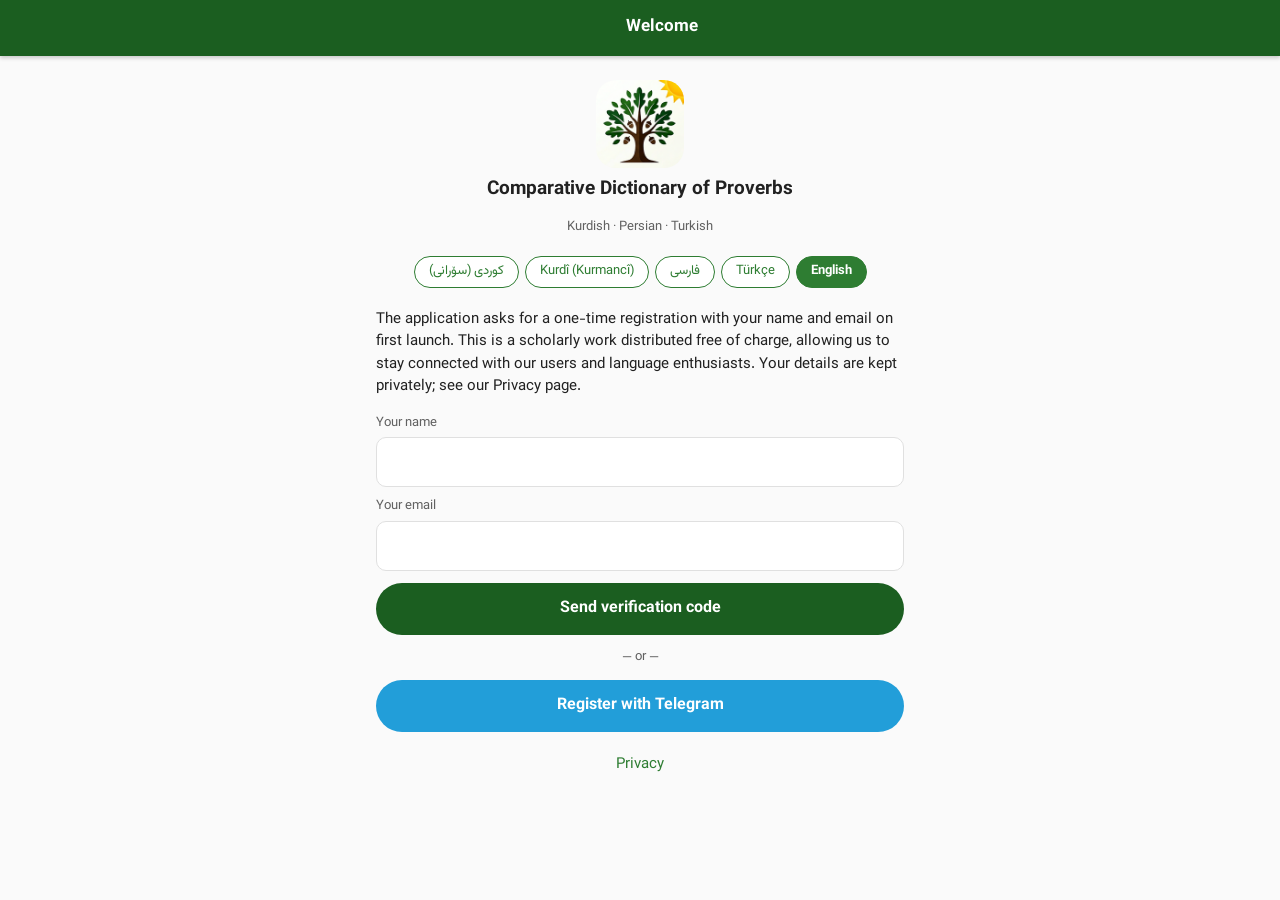
<file: app/index.html>
<!doctype html>
<html lang="ckb" dir="rtl" data-theme="auto">
<head>
  <meta charset="utf-8">
  <meta name="viewport" content="width=device-width, initial-scale=1, viewport-fit=cover">
  <title>پەندە کوردییەکان — Kurdish Proverbs</title>
  <meta name="description" content="Comparative Dictionary of Proverbs — Kurdish · Persian · Turkish. Works offline.">
  <meta name="theme-color" content="#1B5E20">
  <!-- iPhone / iPad: open full-screen from the Home Screen -->
  <meta name="apple-mobile-web-app-capable" content="yes">
  <meta name="mobile-web-app-capable" content="yes">
  <meta name="apple-mobile-web-app-status-bar-style" content="black-translucent">
  <meta name="apple-mobile-web-app-title" content="پەندەکان">
  <link rel="apple-touch-icon" href="icons/apple-touch-icon.png">
  <link rel="icon" href="icons/icon-192.png">
  <link rel="manifest" href="manifest.webmanifest">
  <link rel="stylesheet" href="app.css">
</head>
<body>
  <div id="app"><div class="splash"><img src="icons/icon-192.png" alt=""><div class="spinner"></div></div></div>
  <noscript>Please enable JavaScript.</noscript>
  <script src="i18n.js"></script>
  <script src="core.js"></script>
  <script src="lib/sql-wasm.js"></script>
  <script src="app.js"></script>
</body>
</html>
</file>
<file: app/app.css>
/* app.css — Kurdish Proverbs web app. Colours match the Android app (WCAG AA checked). */
@font-face { font-family: Vazirmatn; src: url(fonts/vazirmatn_regular.ttf) format('truetype'); font-weight: 400; font-display: swap; }
@font-face { font-family: Vazirmatn; src: url(fonts/vazirmatn_bold.ttf) format('truetype'); font-weight: 700; font-display: swap; }

:root {
  --primary: #1B5E20; --bar: #1B5E20; --bar-text: #fff; --header: #2E7D32; --header-text: #fff;
  --bg: #FAFAFA; --surface: #fff; --text: #212121; --text2: #616161; --divider: #E0E0E0;
  --link: #2E7D32; --error: #C62828; --rep: #F1F8E9; --daily: #E8F5E9; --daily-text: #1B5E20;
  --flash: #FFF59D; --mark: #FFF176; --mark-text: #000; --index-bg: rgba(27,94,32,.67); --index-text: rgba(255,255,255,.87);
  --index-on: #B9F6CA; --scale: 1;
  color-scheme: light;
}
@media (prefers-color-scheme: dark) {
  :root[data-theme="auto"] {
    --primary: #1E4620; --bar: #1E4620; --header: #23392A; --header-text: #E8F5E9;
    --bg: #121212; --surface: #1E1E1E; --text: #E6E6E6; --text2: #B0B0B0; --divider: #2C2C2C;
    --link: #81C784; --error: #EF9A9A; --rep: #1A241B; --daily: #1B2E1D; --daily-text: #A5D6A7;
    --flash: #5D5A1E; --mark: #6B6300; --mark-text: #fff; --index-bg: rgba(30,70,32,.67); color-scheme: dark;
  }
}
:root[data-theme="dark"] {
  --primary: #1E4620; --bar: #1E4620; --header: #23392A; --header-text: #E8F5E9;
  --bg: #121212; --surface: #1E1E1E; --text: #E6E6E6; --text2: #B0B0B0; --divider: #2C2C2C;
  --link: #81C784; --error: #EF9A9A; --rep: #1A241B; --daily: #1B2E1D; --daily-text: #A5D6A7;
  --flash: #5D5A1E; --mark: #6B6300; --mark-text: #fff; --index-bg: rgba(30,70,32,.67); color-scheme: dark;
}

* { box-sizing: border-box; -webkit-tap-highlight-color: transparent; }
html, body { margin: 0; height: 100%; background: var(--bg); color: var(--text); overscroll-behavior: none; }
body { font-family: Vazirmatn, -apple-system, system-ui, sans-serif; font-size: 15px; line-height: 1.5; }
#app { height: 100%; display: flex; flex-direction: column; }
button { font: inherit; color: inherit; background: none; border: 0; padding: 0; cursor: pointer; }
input, select { font: inherit; color: var(--text); }
svg { width: 24px; height: 24px; fill: currentColor; flex-shrink: 0; }
[dir="rtl"] svg.mirror, :root[dir="rtl"] svg.mirror { transform: scaleX(-1); }
[hidden] { display: none !important; }
.center { text-align: center; }
.sub { color: var(--text2); font-size: 13px; }
.pt { font-size: calc(16px * var(--scale)); line-height: 1.55; text-align: right; overflow-wrap: anywhere; }
.pt.big { font-size: calc(18px * var(--scale)); font-weight: 700; }
.pt.huge { font-size: calc(21px * var(--scale)); font-weight: 700; }

/* title bar (with iPhone notch / status bar space) */
.titlebar { display: flex; align-items: center; gap: 4px; background: var(--bar); color: var(--bar-text); min-height: 56px;
  padding: env(safe-area-inset-top) calc(4px + env(safe-area-inset-right)) 0 calc(4px + env(safe-area-inset-left));
  box-shadow: 0 2px 4px rgba(0,0,0,.2); position: relative; z-index: 3; flex-shrink: 0; }
.titlebar h1 { flex: 1; margin: 0; font-size: 17px; font-weight: 700; text-align: center; white-space: nowrap; overflow: hidden; text-overflow: ellipsis; }
.titlebar .acts { display: flex; }
.tb { width: 44px; height: 44px; display: inline-flex; align-items: center; justify-content: center; border-radius: 50%; }
.tb:active { background: rgba(255,255,255,.18); }

/* search + chips */
.searchbox { display: flex; align-items: center; gap: 10px; margin: 10px 12px 4px; padding: 0 6px 0 14px; height: 46px;
  background: var(--surface); border: 1px solid var(--divider); border-radius: 24px; flex-shrink: 0; }
.searchbox svg { width: 20px; color: var(--text2); }
.searchbox input { flex: 1; border: 0; background: none; outline: none; font-size: 16px; min-width: 0; }
.searchbox input::-webkit-search-cancel-button { display: none; }
.searchbox button svg { color: var(--text2); }
.chips { display: flex; gap: 6px; padding: 6px 12px; flex-shrink: 0; }
.chips.scroll { overflow-x: auto; scrollbar-width: none; }
.chips.scroll::-webkit-scrollbar { display: none; }
.chips.center { flex-wrap: wrap; justify-content: center; }
.chip { white-space: nowrap; padding: 5px 14px; border-radius: 16px; border: 1px solid var(--c, var(--link)); color: var(--c, var(--link));
  background: var(--surface); font-size: 13px; }
.chip.on { background: var(--c, var(--link)); color: var(--surface); font-weight: 700; }

/* lists */
.listwrap { position: relative; flex: 1; min-height: 0; }
.list { position: absolute; inset: 0; overflow-y: auto; -webkit-overflow-scrolling: touch; padding-bottom: calc(16px + env(safe-area-inset-bottom)); }
.list.entries { position: relative; flex: 1; }
.row { padding: 12px 44px 12px 16px; border-bottom: 1px solid var(--divider); -webkit-user-select: none; user-select: none; -webkit-touch-callout: none; }
:root[dir="rtl"] .row { padding: 12px 16px 12px 44px; }
.row:active, .entry:active, .app-row:active { background: rgba(127,127,127,.12); }
.meta { display: flex; flex-wrap: wrap; gap: 4px 10px; margin-top: 4px; font-size: 12px; color: var(--text2); }
.meta b { font-weight: 700; }
.where { overflow: hidden; text-overflow: ellipsis; white-space: nowrap; max-width: 100%; }
.lhead { display: flex; align-items: center; justify-content: space-between; background: var(--header); color: var(--header-text);
  padding: 6px 44px 6px 16px; font-size: 22px; font-weight: 700; }
:root[dir="rtl"] .lhead { padding: 6px 16px 6px 44px; }
.lhead span { font-size: 13px; font-weight: 400; background: rgba(255,255,255,.2); padding: 2px 10px; border-radius: 12px; }
.daily { margin: 8px 44px 10px 12px; padding: 14px; background: var(--daily); border-radius: 12px; }
:root[dir="rtl"] .daily { margin: 8px 12px 10px 44px; }
.daily .dt { display: flex; align-items: center; gap: 8px; color: var(--daily-text); font-size: 13px; }
.daily .dt b { flex: 1; } .daily .dt svg { width: 18px; } .daily .dt button svg { width: 22px; color: var(--daily-text); }
.rhead { padding: 10px 16px 6px; color: var(--link); font-size: 13px; font-weight: 700; }
mark { background: var(--mark); color: var(--mark-text); border-radius: 2px; }
.empty { padding: 40px 24px; text-align: center; color: var(--text2); white-space: pre-line; }
.index { position: absolute; top: 6px; bottom: 6px; right: 2px; width: 34px; border-radius: 17px; background: var(--index-bg);
  display: flex; flex-direction: column; justify-content: space-around; align-items: center; color: var(--index-text);
  font-size: 11px; touch-action: none; -webkit-user-select: none; user-select: none; z-index: 2; }
:root[dir="rtl"] .index { right: auto; left: 2px; }
.index span { transition: transform .22s cubic-bezier(.34,2.2,.64,1), color .22s; line-height: 1; }
.index span.on { transform: scale(1.45); color: var(--index-on); font-weight: 700; }
.bubble { position: absolute; top: 40%; left: 50%; width: 96px; height: 96px; margin: -48px 0 0 -48px; border-radius: 50%;
  background: var(--primary); color: #fff; font-size: 44px; font-weight: 700; display: flex; align-items: center; justify-content: center;
  opacity: .92; z-index: 4; pointer-events: none; }

/* collection */
.summary { padding: 8px 16px; background: var(--surface); border-bottom: 1px solid var(--divider); color: var(--text2); font-size: 12px; flex-shrink: 0; }
.entry { padding: 10px 16px 10px 12px; border-inline-start: 4px solid transparent; transition: background-color 1.6s; -webkit-user-select: none; user-select: none; -webkit-touch-callout: none; }
.entry.rep { background: var(--rep); border-inline-start-color: var(--link); }
.entry.rep .pt { font-weight: 700; font-size: calc(17px * var(--scale)); }
.entry.h1 .pt { font-weight: 700; font-size: calc(19px * var(--scale)); color: var(--link); }
.entry.h2 .pt { font-weight: 700; font-size: calc(17px * var(--scale)); }
.entry.ref .pt { color: var(--link); }
.entry.flash { background: var(--flash); transition: none; }
.dot { margin: 0 4px; }

/* pages */
.page { flex: 1; overflow-y: auto; padding: 16px 16px calc(24px + env(safe-area-inset-bottom)); }
.page.narrow { max-width: 560px; margin: 0 auto; width: 100%; }
.logo { display: block; width: 88px; height: 88px; margin: 8px auto; border-radius: 20px; }
.logo.big { width: 110px; height: 110px; }
h2 { font-size: 19px; margin: 8px 0 2px; } h3 { font-size: 15px; color: var(--link); margin: 20px 0 4px; }
h4 { font-size: 12px; color: var(--link); margin: 22px 0 6px; text-transform: none; }
.lead { color: var(--text2); line-height: 1.6; }
.card { background: var(--surface); border: 1px solid var(--divider); border-radius: 12px; padding: 16px; }
.card.warn { border-color: #F9A825; }
.linkbox { background: var(--bg); border: 1px dashed var(--divider); border-radius: 8px; padding: 8px; font-size: 12px; word-break: break-all; margin: 10px 0; }
.btn { display: block; width: 100%; height: 52px; margin-top: 12px; border-radius: 26px; background: var(--primary); color: #fff; font-weight: 700; font-size: 16px; }
.btn:disabled { opacity: .5; }
.btn.tg { background: #229ED9; }
.pre { white-space: pre-line; }
.linkbtn { color: var(--link); padding: 10px; display: inline-block; text-decoration: none; }
.page > .linkbtn { display: block; margin: 12px auto 0; }
.row2 { display: flex; justify-content: center; gap: 8px; flex-wrap: wrap; }
.field { display: block; margin-top: 10px; }
.field span { display: block; font-size: 13px; color: var(--text2); margin-bottom: 4px; }
.field input { width: 100%; height: 50px; border: 1px solid var(--divider); border-radius: 10px; padding: 0 12px; background: var(--surface); font-size: 16px; }
.field input.code { text-align: center; letter-spacing: .3em; font-size: 22px; }
.error { color: var(--error); text-align: center; }
.steps { padding-inline-start: 22px; line-height: 1.7; }
.steps li { margin: 10px 0; }
svg.inl { width: 20px; height: 20px; vertical-align: -4px; color: #007AFF; }
.arrow { position: fixed; left: 50%; margin-left: -22px; width: 44px; height: 44px; color: #007AFF; z-index: 9; animation: bob 1.1s ease-in-out infinite; }
.arrow svg { width: 44px; height: 44px; }
.arrow.bottom { bottom: calc(6px + env(safe-area-inset-bottom)); }
.arrow.top { top: 6px; left: auto; right: 90px; }
@keyframes bob { 50% { transform: translateY(8px); } }
.arrow.top { animation-name: bobup; } @keyframes bobup { 50% { transform: translateY(-8px); } }
.bar { height: 6px; background: var(--divider); border-radius: 3px; overflow: hidden; margin: 22px 0 6px; }
.bar div { height: 100%; width: 0; background: var(--link); transition: width .2s; }
.spinner { width: 34px; height: 34px; margin: 24px auto; border: 3px solid var(--divider); border-top-color: var(--link); border-radius: 50%; animation: spin .8s linear infinite; }
@keyframes spin { to { transform: rotate(360deg); } }
.splash { flex: 1; display: flex; flex-direction: column; align-items: center; justify-content: center; color: var(--text2); padding: 24px; text-align: center; }
.splash img { width: 110px; height: 110px; border-radius: 24px; }
.dlabel { font-weight: 700; margin: 10px 0 0; }
.actions3 { display: flex; margin-top: 12px; border-top: 1px solid var(--divider); padding-top: 8px; }
.actions3 button { flex: 1; display: flex; align-items: center; justify-content: center; gap: 6px; color: var(--link); padding: 8px 0; }
.actions3 svg { width: 20px; }
.app-row { padding: 10px 0; border-bottom: 1px solid var(--divider); }
.app-row small { color: var(--link); font-weight: 700; }
.grid2 { display: grid; grid-template-columns: 1fr 1fr; gap: 8px; }
.stat { background: var(--surface); border: 1px solid var(--divider); border-radius: 10px; padding: 12px 14px; }
.stat b { display: block; font-size: 24px; color: var(--link); } .stat span { font-size: 13px; color: var(--text2); }
.dstat { margin: 10px 0; } .dstat > div:first-child { display: flex; justify-content: space-between; gap: 8px; font-size: 14px; }
.dstat span { color: var(--text2); font-size: 13px; }
.track { height: 8px; background: var(--divider); border-radius: 4px; margin-top: 4px; overflow: hidden; }
.track i { display: block; height: 100%; }
.settings .set { display: flex; align-items: center; justify-content: space-between; gap: 12px; width: 100%; min-height: 54px; padding: 8px 0;
  border-bottom: 1px solid var(--divider); text-align: start; }
.settings .set.col { flex-direction: column; align-items: stretch; }
.settings .set small { color: var(--text2); }
.settings select { background: var(--surface); border: 1px solid var(--divider); border-radius: 8px; padding: 6px; max-width: 55%; }
.settings input[type=range] { width: 100%; accent-color: var(--link); }
.sw { display: flex; align-items: center; justify-content: space-between; min-height: 54px; border-bottom: 1px solid var(--divider); gap: 12px; }
.sw input { display: none; }
.sw i { width: 44px; height: 26px; border-radius: 13px; background: var(--divider); position: relative; flex-shrink: 0; transition: background .2s; }
.sw i::after { content: ''; position: absolute; top: 3px; inset-inline-start: 3px; width: 20px; height: 20px; border-radius: 50%; background: #fff; transition: transform .2s; box-shadow: 0 1px 2px rgba(0,0,0,.3); }
.sw input:checked + i { background: var(--link); }
.sw input:checked + i::after { transform: translateX(18px); }
:root[dir="rtl"] .sw input:checked + i::after { transform: translateX(-18px); }
.intro p { line-height: 1.75; } .intro .author { color: var(--link); } .credits { margin-top: 24px; line-height: 1.7; }

/* drawer, sheets, dialogs, toast */
.drawer-ov, .sheet-ov { position: fixed; inset: 0; background: rgba(0,0,0,0); transition: background .2s; z-index: 20; }
.drawer-ov.open, .sheet-ov.open { background: rgba(0,0,0,.45); }
.drawer { position: absolute; top: 0; bottom: 0; inset-inline-start: 0; width: min(300px, 82vw); background: var(--surface); overflow-y: auto;
  transform: translateX(-100%); transition: transform .22s; padding-bottom: env(safe-area-inset-bottom); }
:root[dir="rtl"] .drawer { transform: translateX(100%); }
.drawer-ov.open .drawer { transform: none; }
.dhead { background: var(--bar); color: #fff; padding: calc(20px + env(safe-area-inset-top)) 20px 16px; display: flex; flex-direction: column; gap: 4px; }
.dhead img { width: 60px; height: 60px; border-radius: 14px; } .dhead small { opacity: .85; }
.drawer button { display: block; width: 100%; text-align: start; padding: 14px 20px; font-size: 15px; }
.drawer button.on { color: var(--link); font-weight: 700; }
.drawer button:active { background: rgba(127,127,127,.12); }
.drawer hr { border: 0; border-top: 1px solid var(--divider); margin: 4px 0; }
.sheet { position: absolute; left: 0; right: 0; bottom: 0; background: var(--surface); border-radius: 16px 16px 0 0; padding: 8px 0 calc(8px + env(safe-area-inset-bottom));
  transform: translateY(100%); transition: transform .2s; max-height: 80vh; overflow-y: auto; }
.sheet-ov.open .sheet { transform: none; }
.sheet-title { padding: 10px 20px; color: var(--text2); font-size: 13px; border-bottom: 1px solid var(--divider); }
.sheet button { display: block; width: 100%; padding: 15px 20px; text-align: start; font-size: 16px; }
.sheet button.cancel { color: var(--error); }
.sheet-ov.center { display: flex; align-items: center; justify-content: center; }
.dialog { background: var(--surface); border-radius: 14px; padding: 20px; width: min(340px, 88vw); }
.dlg-btns { display: flex; justify-content: flex-end; gap: 8px; } .dlg-btns button { color: var(--link); font-weight: 700; padding: 8px 12px; }
#toast { position: fixed; left: 50%; bottom: calc(24px + env(safe-area-inset-bottom)); transform: translate(-50%, 40px); opacity: 0;
  background: #323232; color: #fff; padding: 10px 18px; border-radius: 20px; font-size: 14px; transition: .25s; z-index: 30; max-width: 90vw; text-align: center; }
#toast.show { opacity: 1; transform: translate(-50%, 0); }
</file>
